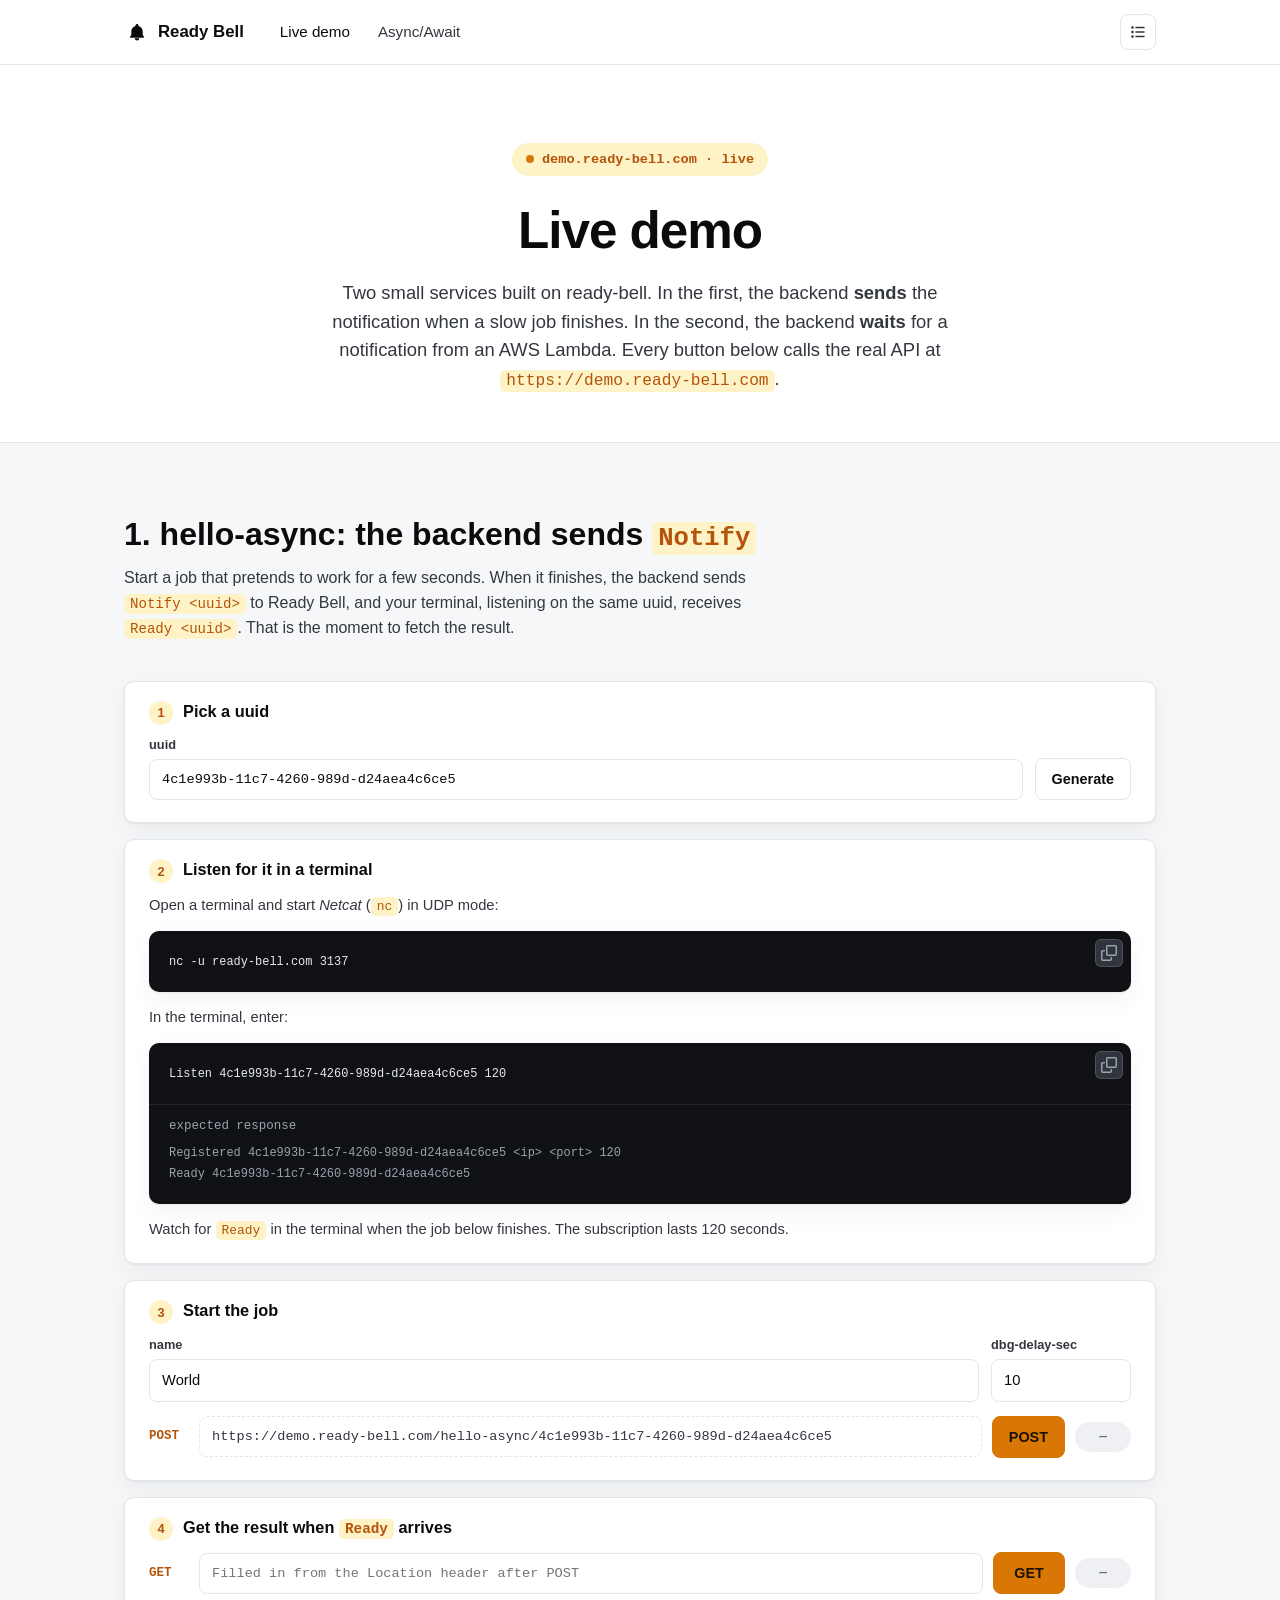
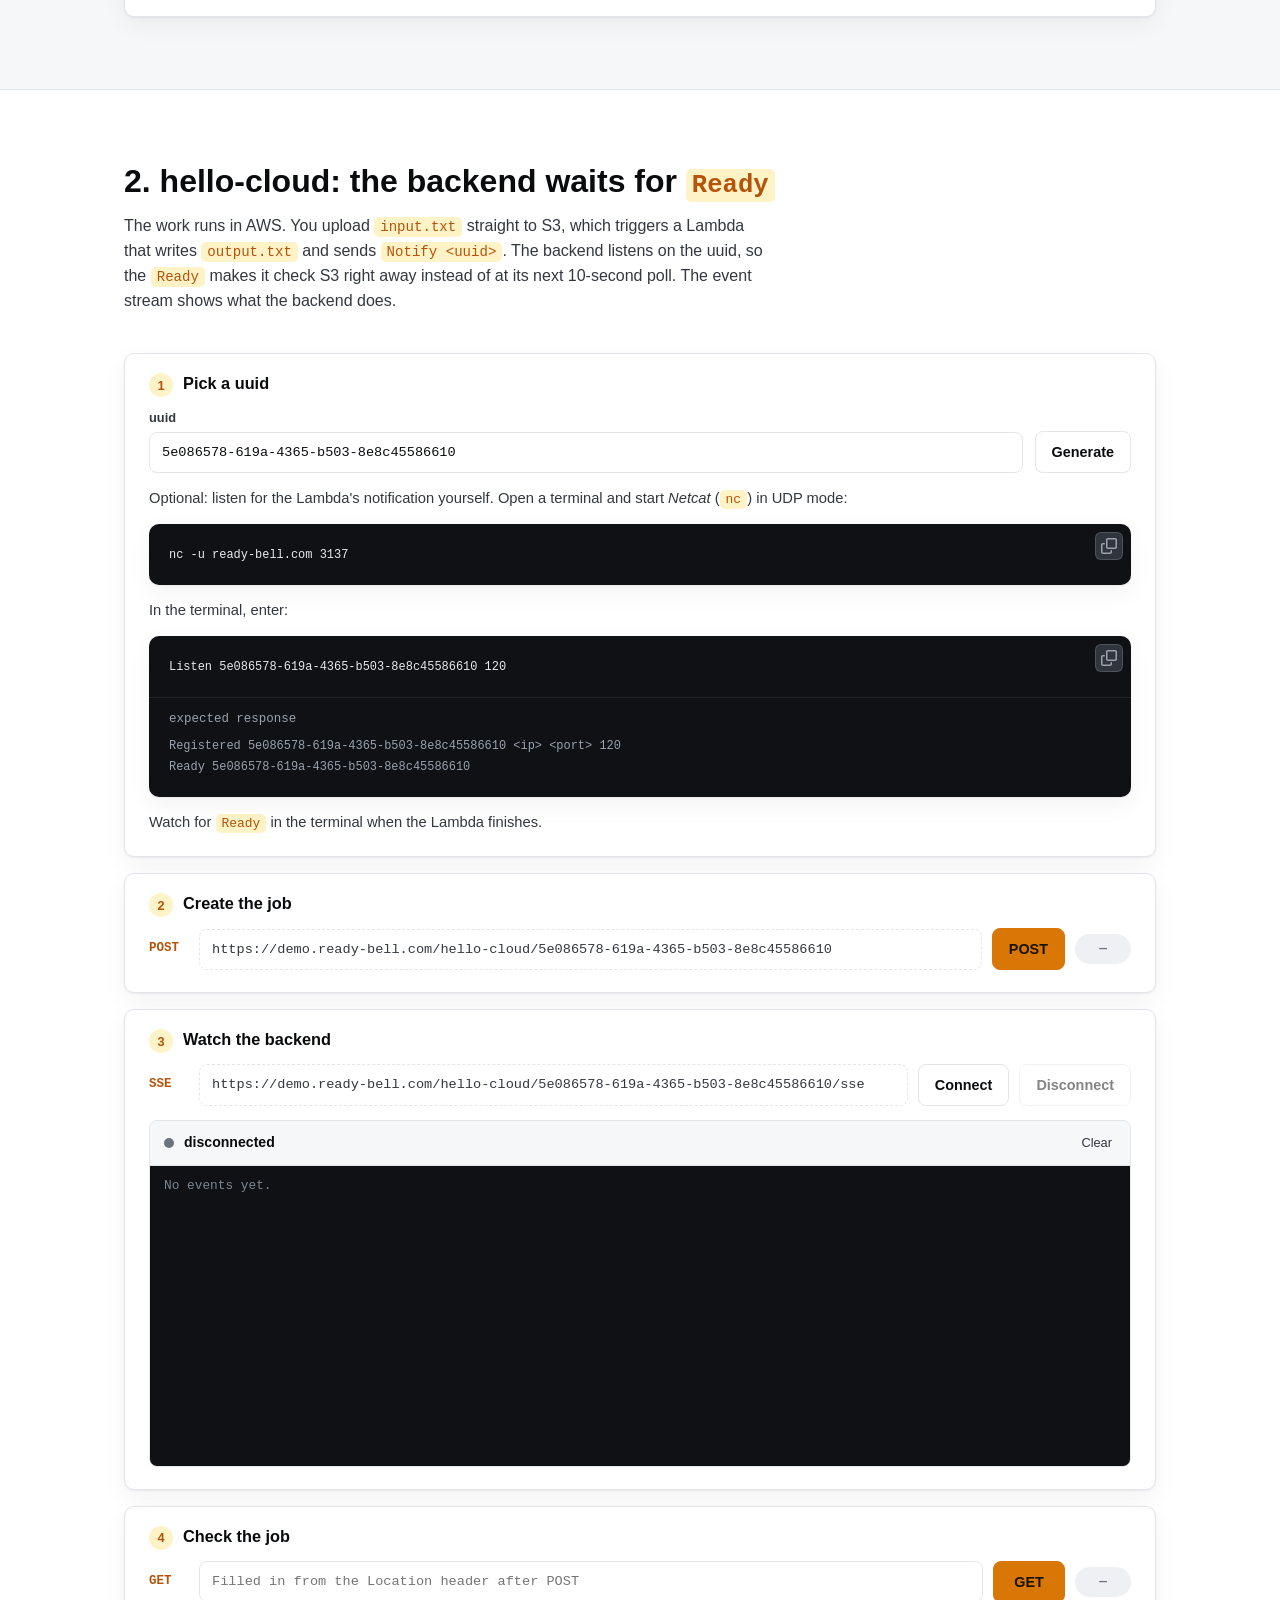
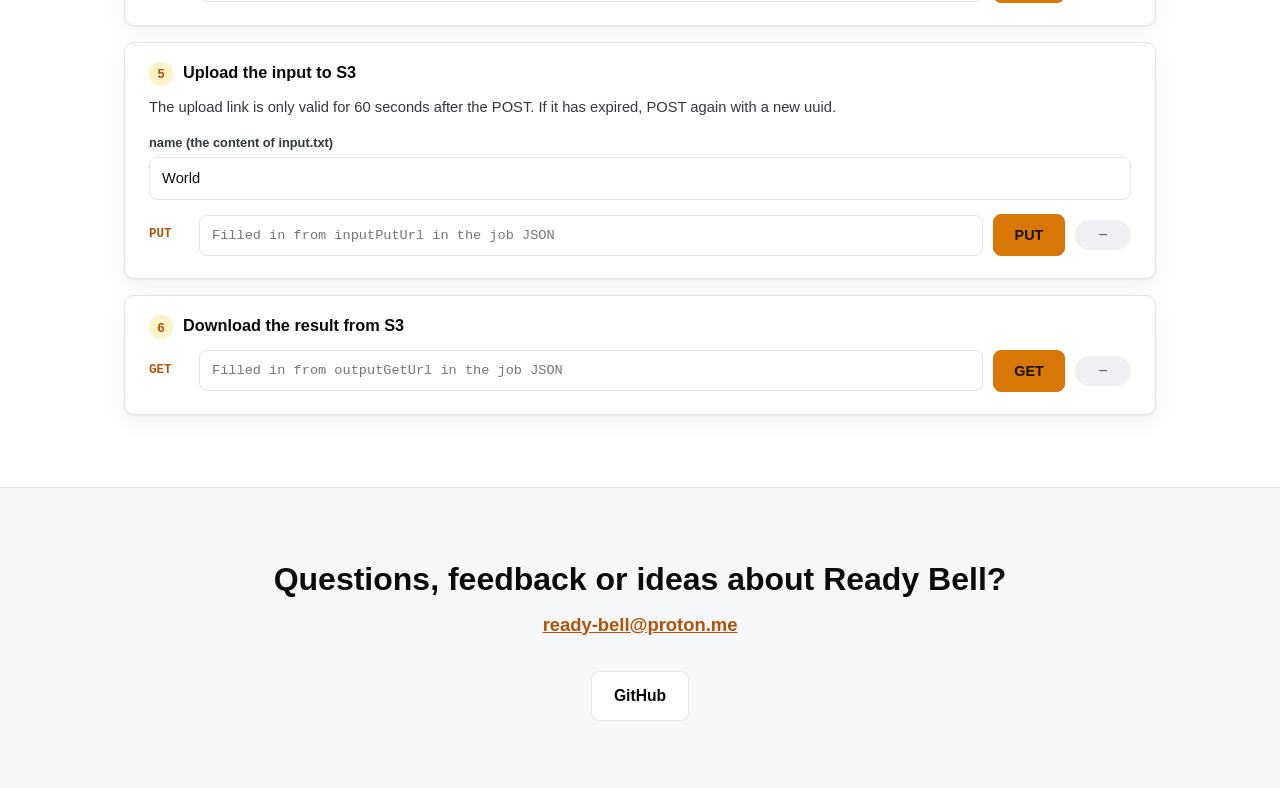
<file: public/demo.html>
<!doctype html>
<html lang="en">
<head>
  <meta charset="utf-8" />
  <meta name="viewport" content="width=device-width, initial-scale=1" />
  <title>Ready Bell — live demo</title>
  <meta name="description" content="Try Ready Bell in your browser: start a slow job, wait for its Ready notification with nc, and watch a cloud job report back through Ready Bell over Server-Sent Events." />
  <link rel="canonical" href="https://www.ready-bell.com/demo.html" />
  <link rel="icon" href="favicon.svg" type="image/svg+xml" />
  <link rel="stylesheet" href="css/styles.css" />
  <link rel="stylesheet" href="css/demo.css" />
</head>
<body>
  <header class="site-header">
    <div class="container header-inner">
      <div class="header-start">
        <a class="brand" href="/">
          <svg viewBox="0 0 32 32" fill="none" aria-hidden="true">
            <path d="M16 6c-1 0-1.8.8-1.8 1.8v.7c-3 .7-5.2 3.4-5.2 6.6v4.4l-1.6 2.4c-.3.5.03 1.1.6 1.1h16c.57 0 .9-.6.6-1.1L23 19.5v-4.4c0-3.2-2.2-5.9-5.2-6.6v-.7C17.8 6.8 17 6 16 6z" fill="currentColor" />
            <path d="M13.2 23.6a2.8 2.8 0 0 0 5.6 0z" fill="currentColor" />
          </svg>
          Ready Bell
        </a>
        <nav class="site-nav">
          <a href="demo.html" aria-current="page">Live demo</a>
          <a href="demo-await-js.html">Async/Await</a>
        </nav>
      </div>
      <div class="header-end">
        <div class="toc">
          <button class="toc-toggle" type="button" aria-label="Table of contents" title="Table of contents" aria-expanded="false" aria-controls="toc-menu" hidden>
            <svg viewBox="0 0 16 16" fill="none" stroke="currentColor" stroke-width="1.5" stroke-linecap="round" aria-hidden="true">
              <path d="M6 3.5h8M6 8h8M6 12.5h8" />
              <circle cx="2.5" cy="3.5" r=".6" fill="currentColor" />
              <circle cx="2.5" cy="8" r=".6" fill="currentColor" />
              <circle cx="2.5" cy="12.5" r=".6" fill="currentColor" />
            </svg>
          </button>
          <nav class="toc-menu" id="toc-menu" aria-label="Table of contents" hidden></nav>
        </div>
        <button class="nav-toggle" aria-label="Toggle navigation" aria-expanded="false">
          <span></span>
        </button>
      </div>
    </div>
  </header>

  <main>
    <section class="hero hero-compact" id="top">
      <div class="container">
        <p class="pill">demo.ready-bell.com · live</p>
        <h1>Live demo</h1>
        <p class="lead">
          Two small services built on ready-bell. In the first, the backend
          <strong>sends</strong> the notification when a slow job finishes. In the second, the backend
          <strong>waits</strong> for a notification from an AWS Lambda. Every button below calls
          the real API at <code>https://demo.ready-bell.com</code>.
        </p>
      </div>
    </section>

    <!-- ============================ hello-async ============================ -->
    <section id="hello-async" class="section section-alt">
      <div class="container">
        <h2>1. hello-async: the backend sends <code>Notify</code></h2>
        <p class="section-intro">
          Start a job that pretends to work for a few seconds. When it finishes, the backend sends
          <code>Notify &lt;uuid&gt;</code> to Ready Bell, and your terminal, listening on the same
          uuid, receives <code>Ready &lt;uuid&gt;</code>. That is the moment to fetch the result.
        </p>

        <ol class="steps">
          <li class="step">
            <h3>Pick a uuid</h3>
            <div class="row">
              <label class="field field-grow">
                <span>uuid</span>
                <input id="a-uuid" class="mono" type="text" spellcheck="false" autocomplete="off" />
              </label>
              <button id="a-uuid-gen" class="btn" type="button">Generate</button>
            </div>
          </li>

          <li class="step">
            <h3>Listen for it in a terminal</h3>
            <p class="hint">Open a terminal and start <i>Netcat</i> (<code>nc</code>) in UDP mode:</p>
            <div class="code-block">
              <button class="copy-btn" type="button" title="Copy to clipboard" aria-label="Copy to clipboard"></button>
              <pre><code>nc -u ready-bell.com 3137</code></pre>
            </div>
            <p class="hint">In the terminal, enter:</p>
            <div class="code-block">
              <button class="copy-btn" type="button" title="Copy to clipboard" aria-label="Copy to clipboard"></button>
              <pre><code id="a-listen"></code></pre>
              <pre class="response"><span class="response-label">expected response</span><code id="a-response"></code></pre>
            </div>
            <p class="hint">
              Watch for <code>Ready</code> in the terminal when the job below finishes.
              The subscription lasts 120 seconds.
            </p>
          </li>

          <li class="step">
            <h3>Start the job</h3>
            <div class="row">
              <label class="field field-grow">
                <span>name</span>
                <input id="a-name" type="text" value="World" autocomplete="off" />
              </label>
              <label class="field field-narrow">
                <span>dbg-delay-sec</span>
                <input id="a-delay" type="number" min="0" max="600" value="10" />
              </label>
            </div>
            <div class="request">
              <span class="method">POST</span>
              <output id="a-post-url" class="url mono"></output>
              <button id="a-post" class="btn btn-primary" type="button">POST</button>
              <span class="status" aria-live="polite">—</span>
            </div>
            <dl class="summary" id="a-post-summary" hidden>
              <dt>status</dt><dd><span id="a-post-job-status" class="job-status"></span></dd>
              <dt>Location</dt><dd id="a-post-location" class="mono"></dd>
              <dt>greeting</dt><dd id="a-post-greeting"></dd>
            </dl>
            <pre class="json" hidden></pre>
          </li>

          <li class="step">
            <h3>Get the result when <code>Ready</code> arrives</h3>
            <div class="request">
              <span class="method">GET</span>
              <input id="a-get-url" class="url mono" type="text" spellcheck="false" placeholder="Filled in from the Location header after POST" />
              <button id="a-get" class="btn btn-primary" type="button">GET</button>
              <span class="status" aria-live="polite">—</span>
            </div>
            <dl class="summary" id="a-get-summary" hidden>
              <dt>status</dt><dd><span id="a-get-job-status" class="job-status"></span></dd>
              <dt>greeting</dt><dd id="a-get-greeting"></dd>
            </dl>
            <pre class="json" hidden></pre>
          </li>
        </ol>
      </div>
    </section>

    <!-- ============================ hello-cloud ============================ -->
    <section id="hello-cloud" class="section">
      <div class="container">
        <h2>2. hello-cloud: the backend waits for <code>Ready</code></h2>
        <p class="section-intro">
          The work runs in AWS. You upload <code>input.txt</code> straight to S3, which triggers a
          Lambda that writes <code>output.txt</code> and sends <code>Notify &lt;uuid&gt;</code>.
          The backend listens on the uuid, so the <code>Ready</code> makes it check S3 right away
          instead of at its next 10-second poll. The event stream shows what the backend does.
        </p>

        <ol class="steps">
          <li class="step">
            <h3>Pick a uuid</h3>
            <div class="row">
              <label class="field field-grow">
                <span>uuid</span>
                <input id="c-uuid" class="mono" type="text" spellcheck="false" autocomplete="off" />
              </label>
              <button id="c-uuid-gen" class="btn" type="button">Generate</button>
            </div>
            <p class="hint">
              Optional: listen for the Lambda's notification yourself. Open a terminal and start
              <i>Netcat</i> (<code>nc</code>) in UDP mode:
            </p>
            <div class="code-block">
              <button class="copy-btn" type="button" title="Copy to clipboard" aria-label="Copy to clipboard"></button>
              <pre><code>nc -u ready-bell.com 3137</code></pre>
            </div>
            <p class="hint">In the terminal, enter:</p>
            <div class="code-block">
              <button class="copy-btn" type="button" title="Copy to clipboard" aria-label="Copy to clipboard"></button>
              <pre><code id="c-listen"></code></pre>
              <pre class="response"><span class="response-label">expected response</span><code id="c-response"></code></pre>
            </div>
            <p class="hint">Watch for <code>Ready</code> in the terminal when the Lambda finishes.</p>
          </li>

          <li class="step">
            <h3>Create the job</h3>
            <div class="request">
              <span class="method">POST</span>
              <output id="c-post-url" class="url mono"></output>
              <button id="c-post" class="btn btn-primary" type="button">POST</button>
              <span class="status" aria-live="polite">—</span>
            </div>
            <dl class="summary" id="c-post-summary" hidden>
              <dt>Location</dt><dd id="c-post-location" class="mono"></dd>
            </dl>
            <pre class="json" hidden></pre>
          </li>

          <li class="step">
            <h3>Watch the backend</h3>
            <div class="request">
              <span class="method">SSE</span>
              <output id="c-sse-url" class="url mono"></output>
              <button id="c-sse-connect" class="btn" type="button">Connect</button>
              <button id="c-sse-disconnect" class="btn" type="button" disabled>Disconnect</button>
            </div>
            <div class="sse-panel">
              <div class="sse-head">
                <span id="c-sse-dot" class="dot" aria-hidden="true"></span>
                <span id="c-sse-state" class="sse-state">disconnected</span>
                <span id="c-sse-detail" class="sse-detail"></span>
                <button id="c-sse-clear" class="link-btn" type="button">Clear</button>
              </div>
              <ol id="c-sse-log" class="sse-log" aria-live="polite">
                <li class="sse-empty">No events yet.</li>
              </ol>
            </div>
          </li>

          <li class="step">
            <h3>Check the job</h3>
            <div class="request">
              <span class="method">GET</span>
              <input id="c-get-url" class="url mono" type="text" spellcheck="false" placeholder="Filled in from the Location header after POST" />
              <button id="c-get" class="btn btn-primary" type="button">GET</button>
              <span class="status" aria-live="polite">—</span>
            </div>
            <pre class="json" hidden></pre>
          </li>

          <li class="step">
            <h3>Upload the input to S3</h3>
            <p class="hint">
              The upload link is only valid for 60 seconds after the POST. If it has expired,
              POST again with a new uuid.
            </p>
            <div class="row">
              <label class="field field-grow">
                <span>name (the content of input.txt)</span>
                <input id="c-name" type="text" value="World" autocomplete="off" />
              </label>
            </div>
            <div class="request">
              <span class="method">PUT</span>
              <input id="c-put-url" class="url mono" type="text" spellcheck="false" placeholder="Filled in from inputPutUrl in the job JSON" />
              <button id="c-put" class="btn btn-primary" type="button">PUT</button>
              <span class="status" aria-live="polite">—</span>
            </div>
            <pre class="json" hidden></pre>
          </li>

          <li class="step">
            <h3>Download the result from S3</h3>
            <div class="request">
              <span class="method">GET</span>
              <input id="c-out-url" class="url mono" type="text" spellcheck="false" placeholder="Filled in from outputGetUrl in the job JSON" />
              <button id="c-out" class="btn btn-primary" type="button">GET</button>
              <span class="status" aria-live="polite">—</span>
            </div>
            <pre class="json" hidden></pre>
          </li>
        </ol>
      </div>
    </section>

    <section id="contact" class="section section-alt contact">
      <div class="container">
        <h2>Questions, feedback or ideas about Ready Bell?</h2>
        <p class="contact-email"><a href="mailto:ready-bell@proton.me">ready-bell@proton.me</a></p>
        <div class="hero-actions">
          <a class="button button-secondary" href="https://github.com/doer-lib/ready-bell-demo">GitHub</a>
        </div>
      </div>
    </section>
  </main>

  <script src="js/main.js" defer></script>
  <script src="js/demo.js" defer></script>
</body>
</html>
</file>
<file: public/css/styles.css>
:root {
  --bg: #ffffff;
  --bg-alt: #f6f7f9;
  --surface: #ffffff;
  --border: #e2e5ea;
  --text: #0a0b0d;
  --text-secondary: #33373f;
  --accent: #d97706;
  --accent-strong: #b45309;
  --accent-soft: #fef3c7;
  --accent-contrast: #1a1200;
  --code-bg: #0f1115;
  --code-text: #e8eaed;
  --status-idle: #9aa2ad;
  --status-ok: #16a34a;
  --status-err: #dc2626;
  --shadow: 0 1px 2px rgba(20, 22, 26, 0.06), 0 8px 24px rgba(20, 22, 26, 0.05);
  --radius: 10px;
  --max-width: 1080px;
  --font-mono: ui-monospace, SFMono-Regular, Menlo, Consolas, monospace;
  color-scheme: light;
}

@media (prefers-color-scheme: dark) {
  :root {
    --bg: #0b0d10;
    --bg-alt: #111418;
    --surface: #14171c;
    --border: #262b33;
    --text: #fbfbfc;
    --text-secondary: #d3d7dd;
    --accent: #f5a524;
    --accent-strong: #ffb84d;
    --accent-soft: rgba(245, 165, 36, 0.14);
    --accent-contrast: #1a1200;
    --code-bg: #0b0d10;
    --code-text: #e8eaed;
    --status-idle: #6b7280;
    --status-ok: #22c55e;
    --status-err: #f87171;
    --shadow: 0 1px 2px rgba(0, 0, 0, 0.3), 0 8px 24px rgba(0, 0, 0, 0.35);
    color-scheme: dark;
  }
}

* {
  box-sizing: border-box;
}

[hidden] {
  display: none !important;
}

html {
  scroll-behavior: smooth;
}

body {
  margin: 0;
  background: var(--bg);
  color: var(--text);
  font-family: -apple-system, BlinkMacSystemFont, "Segoe UI", Roboto, Helvetica, Arial, sans-serif;
  line-height: 1.55;
  -webkit-font-smoothing: antialiased;
}

h1, h2, h3 {
  line-height: 1.2;
  font-weight: 700;
}

section[id] {
  scroll-margin-top: 84px;
}

a {
  color: var(--accent-strong);
}

.container {
  max-width: var(--max-width);
  margin: 0 auto;
  padding: 0 24px;
}

/* Header */

.site-header {
  position: sticky;
  top: 0;
  z-index: 20;
  background: color-mix(in srgb, var(--bg) 88%, transparent);
  backdrop-filter: blur(8px);
  border-bottom: 1px solid var(--border);
}

.header-inner {
  display: flex;
  align-items: center;
  justify-content: space-between;
  height: 64px;
}

.brand {
  display: flex;
  align-items: center;
  gap: 8px;
  font-weight: 700;
  font-size: 1.05rem;
  color: var(--text);
  text-decoration: none;
}

.brand svg {
  width: 26px;
  height: 26px;
  flex-shrink: 0;
}

.header-start,
.header-end {
  display: flex;
  align-items: center;
}

.header-start {
  gap: 36px;
}

.header-end {
  gap: 8px;
}

.site-nav {
  display: flex;
  gap: 28px;
}

.site-nav a {
  color: var(--text-secondary);
  text-decoration: none;
  font-size: 0.95rem;
  font-weight: 500;
}

.site-nav a:hover,
.site-nav a[aria-current="page"] {
  color: var(--text);
}

/* Table of contents: a dropdown of the page's sections, filled by js/main.js */

.toc {
  position: relative;
}

.toc-toggle {
  display: flex;
  align-items: center;
  justify-content: center;
  width: 36px;
  height: 36px;
  padding: 0;
  border: 1px solid var(--border);
  border-radius: 8px;
  background: var(--surface);
  color: var(--text-secondary);
  cursor: pointer;
}

.toc-toggle:hover,
.toc-toggle[aria-expanded="true"] {
  color: var(--text);
  border-color: var(--status-idle);
}

.toc-toggle svg {
  width: 16px;
  height: 16px;
}

.toc-menu {
  position: absolute;
  top: calc(100% + 8px);
  right: 0;
  width: 320px;
  max-height: calc(100vh - 96px);
  overflow-y: auto;
  padding: 8px;
  background: var(--surface);
  border: 1px solid var(--border);
  border-radius: var(--radius);
  box-shadow: var(--shadow);
}

.toc-menu ul {
  list-style: none;
  margin: 0;
  padding: 0;
}

.toc-menu a {
  display: block;
  padding: 6px 10px;
  border-radius: 6px;
  color: var(--text);
  font-size: 0.9rem;
  line-height: 1.35;
  text-decoration: none;
}

.toc-menu .toc-h1 {
  font-weight: 600;
}

.toc-menu .toc-h2 {
  padding-left: 22px;
}

.toc-menu a:hover,
.toc-menu a:focus-visible {
  background: var(--accent-soft);
}

.nav-toggle {
  display: none;
  width: 36px;
  height: 36px;
  border: 1px solid var(--border);
  border-radius: 8px;
  background: var(--surface);
  cursor: pointer;
  position: relative;
}

.nav-toggle span,
.nav-toggle span::before,
.nav-toggle span::after {
  content: "";
  position: absolute;
  left: 8px;
  right: 8px;
  height: 2px;
  background: var(--text);
  transition: transform 0.2s ease, opacity 0.2s ease;
}

.nav-toggle span {
  top: 17px;
}

/* Positioned against the span, so they span its full width */
.nav-toggle span::before,
.nav-toggle span::after {
  left: 0;
  right: 0;
}

.nav-toggle span::before {
  top: -6px;
}

.nav-toggle span::after {
  top: 6px;
}

.site-header.nav-open .nav-toggle span {
  background: transparent;
}

.site-header.nav-open .nav-toggle span::before {
  transform: translateY(6px) rotate(45deg);
}

.site-header.nav-open .nav-toggle span::after {
  transform: translateY(-6px) rotate(-45deg);
}

/* Hero */

.hero {
  padding: 88px 0 64px;
  text-align: center;
}

.pill {
  display: inline-flex;
  align-items: center;
  gap: 8px;
  padding: 6px 14px;
  border-radius: 999px;
  background: var(--accent-soft);
  color: var(--accent-strong);
  font-size: 0.85rem;
  font-weight: 600;
  font-family: var(--font-mono);
  margin-bottom: 24px;
}

.pill::before {
  content: "";
  width: 8px;
  height: 8px;
  border-radius: 50%;
  background: var(--accent);
}

.hero h1 {
  font-size: clamp(2rem, 4.5vw, 3.2rem);
  margin: 0 0 18px;
  letter-spacing: -0.02em;
}

.hero .lead {
  max-width: 620px;
  margin: 0 auto;
  color: var(--text-secondary);
  font-size: 1.15rem;
}

.hero-actions {
  margin-top: 32px;
  display: flex;
  justify-content: center;
  gap: 14px;
}

.button {
  display: inline-flex;
  align-items: center;
  gap: 8px;
  padding: 12px 22px;
  border-radius: 8px;
  font-weight: 600;
  font-size: 0.98rem;
  text-decoration: none;
  border: 1px solid transparent;
  cursor: pointer;
}

.button-primary {
  background: var(--accent);
  color: var(--accent-contrast);
}

.button-primary:hover {
  background: var(--accent-strong);
}

.button-secondary {
  background: var(--surface);
  color: var(--text);
  border-color: var(--border);
}

.button-secondary:hover {
  border-color: var(--accent);
}

.button-sm {
  padding: 7px 14px;
  font-size: 0.88rem;
}

.button-secondary[aria-pressed="true"] {
  background: var(--accent-soft);
  border-color: var(--accent);
  color: var(--accent-strong);
}

/* Sections */

.section {
  padding: 72px 0;
}

.section-alt {
  background: var(--bg-alt);
  border-top: 1px solid var(--border);
  border-bottom: 1px solid var(--border);
}

.section h2 {
  font-size: clamp(1.5rem, 3vw, 2rem);
  margin: 0 0 12px;
}

.section-intro {
  color: var(--text-secondary);
  max-width: 640px;
  margin: 0 0 40px;
}

.section-intro p {
  margin: 0 0 12px;
}

.section-intro ul {
  margin: 0 0 12px;
  padding-left: 20px;
}

.section-intro p:last-child {
  margin-bottom: 0;
}

/* Sequence diagram */

.diagram-wrap {
  background: var(--surface);
  border: 1px solid var(--border);
  border-radius: var(--radius);
  box-shadow: var(--shadow);
  padding: 24px;
}

.diagram-wrap svg {
  width: 100%;
  height: auto;
  display: block;
}

.lifeline {
  stroke: var(--border);
  stroke-width: 2;
  stroke-dasharray: 4 5;
}

.lifeline-label {
  fill: var(--text);
  font-weight: 700;
  font-size: 15px;
  font-family: inherit;
}

.msg-line {
  stroke: var(--accent-strong);
  stroke-width: 2;
  fill: none;
}

.msg-label {
  fill: var(--text-secondary);
  font-size: 12.5px;
  font-family: var(--font-mono);
}

.msg-arrowhead {
  fill: var(--accent-strong);
}

.activation {
  fill: var(--surface);
  stroke: var(--border);
  stroke-width: 1.5;
}

/* Protocol table */

.table-wrap {
  overflow-x: auto;
  border: 1px solid var(--border);
  border-radius: var(--radius);
  box-shadow: var(--shadow);
}

table {
  width: 100%;
  border-collapse: collapse;
  background: var(--surface);
  font-size: 0.92rem;
}

th, td {
  text-align: left;
  padding: 14px 16px;
  border-bottom: 1px solid var(--border);
  vertical-align: top;
}

thead th {
  background: var(--bg-alt);
  color: var(--text-secondary);
  font-size: 0.78rem;
  text-transform: uppercase;
  letter-spacing: 0.04em;
}

/* Meaning column */
th:nth-child(4), td:nth-child(4) {
  min-width: 280px;
}

tbody tr:last-child td {
  border-bottom: none;
}

code {
  font-family: var(--font-mono);
  background: var(--accent-soft);
  color: var(--accent-strong);
  padding: 2px 6px;
  border-radius: 5px;
  font-size: 0.88em;
}

.note {
  color: var(--text-secondary);
  margin-top: 20px;
  font-size: 0.95rem;
}

/* Tabs */

.tabs {
  display: flex;
  flex-wrap: wrap;
  gap: 8px;
  margin-bottom: 20px;
}

.tab {
  padding: 9px 16px;
  border-radius: 8px;
  border: 1px solid var(--border);
  background: var(--surface);
  color: var(--text-secondary);
  font-weight: 600;
  font-size: 0.9rem;
  cursor: pointer;
}

.tab[aria-selected="true"] {
  background: var(--accent);
  border-color: var(--accent);
  color: var(--accent-contrast);
}

.tab-panel p {
  color: var(--text-secondary);
}

.code-block {
  position: relative;
  border-radius: var(--radius);
  overflow: hidden;
  box-shadow: var(--shadow);
  margin: 0 0 16px;
}

.code-block pre {
  margin: 0;
  padding: 20px;
  background: var(--code-bg);
  color: var(--code-text);
  overflow-x: auto;
  font-size: 0.85rem;
}

pre code {
  background: none;
  color: inherit;
  padding: 0;
}

.code-block .copy-btn {
  position: absolute;
  top: 8px;
  right: 8px;
  z-index: 1;
  display: grid;
  place-items: center;
  width: 28px;
  height: 28px;
  padding: 0;
  border-radius: 6px;
  border: 1px solid rgba(255, 255, 255, 0.15);
  /* Opaque, so code scrolled underneath doesn't show through. */
  background: #2f343d;
  color: #9aa2ad;
  cursor: pointer;
}

/* Highlighted code has its own field inside pre: pin to that field's corner
   (pre padding 38px / 20px, plus the same 8px inset). */
.code-block:has(code.hljs) .copy-btn {
  top: 46px;
  right: 28px;
}

.code-block .copy-btn:hover {
  background: #3a404a;
  color: #e8eaed;
}

/* Octicons "copy" and "check" (16px), drawn in currentColor via a mask. */
.code-block .copy-btn::before {
  content: "";
  width: 16px;
  height: 16px;
  background: currentColor;
  -webkit-mask: url("data:image/svg+xml,%3Csvg xmlns='http://www.w3.org/2000/svg' viewBox='0 0 16 16'%3E%3Cpath d='M0 6.75C0 5.784.784 5 1.75 5h1.5a.75.75 0 0 1 0 1.5h-1.5a.25.25 0 0 0-.25.25v7.5c0 .138.112.25.25.25h7.5a.25.25 0 0 0 .25-.25v-1.5a.75.75 0 0 1 1.5 0v1.5A1.75 1.75 0 0 1 9.25 16h-7.5A1.75 1.75 0 0 1 0 14.25Z'/%3E%3Cpath d='M5 1.75C5 .784 5.784 0 6.75 0h7.5C15.216 0 16 .784 16 1.75v7.5A1.75 1.75 0 0 1 14.25 11h-7.5A1.75 1.75 0 0 1 5 9.25Zm1.75-.25a.25.25 0 0 0-.25.25v7.5c0 .138.112.25.25.25h7.5a.25.25 0 0 0 .25-.25v-7.5a.25.25 0 0 0-.25-.25Z'/%3E%3C/svg%3E") center / contain no-repeat;
  mask: url("data:image/svg+xml,%3Csvg xmlns='http://www.w3.org/2000/svg' viewBox='0 0 16 16'%3E%3Cpath d='M0 6.75C0 5.784.784 5 1.75 5h1.5a.75.75 0 0 1 0 1.5h-1.5a.25.25 0 0 0-.25.25v7.5c0 .138.112.25.25.25h7.5a.25.25 0 0 0 .25-.25v-1.5a.75.75 0 0 1 1.5 0v1.5A1.75 1.75 0 0 1 9.25 16h-7.5A1.75 1.75 0 0 1 0 14.25Z'/%3E%3Cpath d='M5 1.75C5 .784 5.784 0 6.75 0h7.5C15.216 0 16 .784 16 1.75v7.5A1.75 1.75 0 0 1 14.25 11h-7.5A1.75 1.75 0 0 1 5 9.25Zm1.75-.25a.25.25 0 0 0-.25.25v7.5c0 .138.112.25.25.25h7.5a.25.25 0 0 0 .25-.25v-7.5a.25.25 0 0 0-.25-.25Z'/%3E%3C/svg%3E") center / contain no-repeat;
}

.code-block .copy-btn.copied {
  color: #3fb950;
}

.code-block .copy-btn.copied::before {
  -webkit-mask-image: url("data:image/svg+xml,%3Csvg xmlns='http://www.w3.org/2000/svg' viewBox='0 0 16 16'%3E%3Cpath d='M13.78 4.22a.75.75 0 0 1 0 1.06l-7.25 7.25a.75.75 0 0 1-1.06 0L2.22 9.28a.751.751 0 0 1 .018-1.042.751.751 0 0 1 1.042-.018L6 10.94l6.72-6.72a.75.75 0 0 1 1.06 0Z'/%3E%3C/svg%3E");
  mask-image: url("data:image/svg+xml,%3Csvg xmlns='http://www.w3.org/2000/svg' viewBox='0 0 16 16'%3E%3Cpath d='M13.78 4.22a.75.75 0 0 1 0 1.06l-7.25 7.25a.75.75 0 0 1-1.06 0L2.22 9.28a.751.751 0 0 1 .018-1.042.751.751 0 0 1 1.042-.018L6 10.94l6.72-6.72a.75.75 0 0 1 1.06 0Z'/%3E%3C/svg%3E");
}

.code-block .file-label {
  position: absolute;
  top: 10px;
  left: 20px;
  font-size: 0.78rem;
  color: #9aa2ad;
  font-family: var(--font-mono);
}

.code-block .raw-link {
  position: absolute;
  top: 10px;
  right: 20px;
  font-size: 0.78rem;
  font-weight: 600;
  color: #9aa2ad;
  text-decoration: none;
}

.code-block .raw-link:hover {
  color: #e8eaed;
}

.code-block pre {
  padding-top: 38px;
}

.example-note {
  color: var(--text-secondary);
  font-size: 0.92rem;
  margin: -6px 0 18px;
}

.example-call {
  margin: 0 0 18px;
  border-radius: 8px;
  background: var(--code-bg);
  color: var(--code-text);
  font-size: 0.85rem;
  overflow-x: auto;
}

.example-call code {
  display: block;
  padding: 12px 16px;
}

.example-steps {
  color: var(--text-secondary);
  font-size: 0.92rem;
  margin: -6px 0 18px;
  padding-left: 20px;
}

.example-steps li {
  margin: 2px 0;
}

/* Try it */

.try-uuid {
  display: flex;
  align-items: center;
  gap: 10px;
  max-width: 720px;
  margin-bottom: 24px;
}

.try-uuid label {
  font-weight: 600;
  font-family: var(--font-mono);
  color: var(--text-secondary);
}

.try-uuid input {
  flex: 1;
  min-width: 0;
  padding: 8px 12px;
  border: 1px solid var(--border);
  border-radius: 8px;
  background: var(--surface);
  color: var(--text);
  font-family: var(--font-mono);
  font-size: 0.9rem;
}

.try-uuid input:focus {
  outline: 2px solid var(--accent);
  outline-offset: -1px;
}

.try-grid {
  display: grid;
  grid-template-columns: repeat(2, minmax(0, 1fr));
  gap: 24px;
  margin-bottom: 40px;
}

.term {
  display: flex;
  flex-direction: column;
  border-radius: var(--radius);
  overflow: hidden;
  box-shadow: var(--shadow);
  background: var(--code-bg);
  border: 1px solid var(--border);
}

.term-bar {
  display: flex;
  align-items: center;
  gap: 8px;
  padding: 10px 14px;
  border-bottom: 1px solid rgba(255, 255, 255, 0.08);
  font-family: var(--font-mono);
  font-size: 0.8rem;
  color: #9aa2ad;
}

.term-dot {
  width: 10px;
  height: 10px;
  border-radius: 50%;
  background: var(--status-idle);
}

.term[data-state="connecting"] .term-dot {
  animation: term-blink 1s ease-in-out infinite;
}

.term[data-state="connected"] .term-dot {
  background: var(--status-ok);
}

.term[data-state="error"] .term-dot {
  background: var(--status-err);
}

@keyframes term-blink {
  50% { opacity: 0.3; }
}

.term-status {
  margin-left: auto;
}

.term-log {
  margin: 0;
  padding: 14px;
  height: 200px;
  overflow: auto;
  color: var(--code-text);
  font-family: var(--font-mono);
  font-size: 0.82rem;
  white-space: pre-wrap;
  word-break: break-all;
}

.term-out {
  color: #fbbf24;
}

.term-ready {
  color: #4ade80;
  font-weight: 600;
}

.term-meta {
  color: #9aa2ad;
}

.term-err {
  color: #f87171;
}

.term-actions {
  display: flex;
  flex-wrap: wrap;
  gap: 8px;
  padding: 12px 14px;
  background: var(--surface);
  border-top: 1px solid var(--border);
}

.try-nc-title {
  font-size: 1.15rem;
  margin: 0 0 12px;
}

.try-steps {
  margin: 0;
  padding-left: 20px;
}

.try-steps li {
  margin: 0 0 12px;
}

.try-cmd {
  margin: 8px 0 0;
  font-family: var(--font-mono);
  font-size: 0.9rem;
  overflow-x: auto;
}

/* Contact */

.contact {
  text-align: center;
  border-bottom: none;
}

.contact-email {
  margin: 0;
  font-size: 1.15rem;
}

.contact-email a {
  color: var(--accent-strong);
  font-weight: 600;
}

/* Responsive */

@media (max-width: 760px) {
  .try-grid {
    grid-template-columns: 1fr;
  }

  .site-nav {
    position: absolute;
    top: 64px;
    left: 0;
    right: 0;
    flex-direction: column;
    background: var(--bg);
    border-bottom: 1px solid var(--border);
    padding: 16px 24px;
    gap: 16px;
    display: none;
  }

  .site-header.nav-open .site-nav {
    display: flex;
  }

  .nav-toggle {
    display: block;
  }

  /* Anchor the dropdown to the header so it spans the screen width */
  .toc {
    position: static;
  }

  .toc-menu {
    top: 72px;
    left: 16px;
    right: 16px;
    width: auto;
  }

  .hero {
    padding: 64px 0 48px;
  }

  /* Let the protocol table scroll edge-to-edge; the gutter shows only at the scroll ends */
  .table-wrap {
    margin: 0 -24px;
    padding: 0 24px;
    border: none;
    border-radius: 0;
    box-shadow: none;
  }

  table {
    border-collapse: separate;
    border-spacing: 0;
    border: 1px solid var(--border);
    border-radius: var(--radius);
  }

  thead th:first-child {
    border-top-left-radius: calc(var(--radius) - 1px);
  }

  thead th:last-child {
    border-top-right-radius: calc(var(--radius) - 1px);
  }
}

/* Marked lines in a code block (js/highlight-lines.js) */

.code-line {
  display: inline-block;
  min-width: 100%;
}

.code-line-marked {
  background: rgba(245, 165, 36, 0.16);
  box-shadow: inset 3px 0 0 var(--accent);
}
</file>
<file: public/css/demo.css>
/* Live demo page (demo.html). Builds on styles.css tokens. */

:root {
  --ok: #15803d;
  --ok-soft: #dcfce7;
  --warn: #b45309;
  --warn-soft: #fef3c7;
  --err: #b91c1c;
  --err-soft: #fee2e2;
  --idle: #6b7280;
  --idle-soft: #eef0f3;
  --input-bg: #ffffff;
}

@media (prefers-color-scheme: dark) {
  :root {
    --ok: #4ade80;
    --ok-soft: rgba(74, 222, 128, 0.14);
    --warn: #fbbf24;
    --warn-soft: rgba(251, 191, 36, 0.14);
    --err: #f87171;
    --err-soft: rgba(248, 113, 113, 0.14);
    --idle: #9ca3af;
    --idle-soft: rgba(156, 163, 175, 0.14);
    --input-bg: #0f1216;
  }
}

.mono {
  font-family: var(--font-mono);
  font-size: 0.85rem;
}

/* Status colors: an element with data-kind gets --k / --k-soft */

[data-kind="ok"] { --k: var(--ok); --k-soft: var(--ok-soft); }
[data-kind="warn"] { --k: var(--warn); --k-soft: var(--warn-soft); }
[data-kind="err"] { --k: var(--err); --k-soft: var(--err-soft); }

.hero-compact {
  padding: 64px 0 48px;
}

.section h2 code {
  font-size: 0.8em;
}

/* Steps */

.steps {
  list-style: none;
  margin: 0;
  padding: 0;
  counter-reset: step;
  display: grid;
  gap: 16px;
}

.step {
  counter-increment: step;
  background: var(--surface);
  border: 1px solid var(--border);
  border-radius: var(--radius);
  box-shadow: var(--shadow);
  padding: 20px 24px 22px;
  min-width: 0;
  display: grid;
  grid-template-columns: minmax(0, 1fr);
  gap: 14px;
}

.step > * {
  margin: 0;
}

.step h3 {
  font-size: 1.02rem;
  padding-left: 34px;
  position: relative;
}

.step h3::before {
  content: counter(step);
  position: absolute;
  left: 0;
  top: -1px;
  display: grid;
  place-items: center;
  width: 24px;
  height: 24px;
  border-radius: 50%;
  background: var(--accent-soft);
  color: var(--accent-strong);
  font-size: 0.8rem;
}

/* Terminal blocks have no file label; keep the copy button clear of the text */
.step .code-block pre:first-of-type {
  padding: 20px 48px 20px 20px;
}

/* Expected nc output under the line to enter */
.code-block pre.response {
  padding-top: 12px;
  border-top: 1px solid rgba(255, 255, 255, 0.08);
  color: #9aa2ad;
}

.response-label {
  display: block;
  margin-bottom: 6px;
  font-size: 0.78rem;
}

.hint {
  color: var(--text-secondary);
  font-size: 0.92rem;
}

/* Form controls */

.row {
  display: flex;
  flex-wrap: wrap;
  align-items: flex-end;
  gap: 12px;
}

.field {
  display: grid;
  gap: 4px;
  font-size: 0.8rem;
  font-weight: 600;
  color: var(--text-secondary);
  min-width: 0;
}

.field-grow {
  flex: 1 1 280px;
}

.field-narrow {
  flex: 0 1 140px;
}

/* :where() keeps specificity at zero so .mono can set the font */
:where(input[type="text"], input[type="number"]) {
  font: inherit;
  font-size: 0.92rem;
  font-weight: 400;
  color: var(--text);
  background: var(--input-bg);
  border: 1px solid var(--border);
  border-radius: 8px;
  padding: 9px 12px;
  width: 100%;
  min-width: 0;
}

input:focus-visible,
.btn:focus-visible,
.link-btn:focus-visible {
  outline: 2px solid var(--accent);
  outline-offset: 1px;
}

.btn {
  font: inherit;
  font-size: 0.9rem;
  font-weight: 600;
  padding: 9px 16px;
  border-radius: 8px;
  border: 1px solid var(--border);
  background: var(--surface);
  color: var(--text);
  cursor: pointer;
  white-space: nowrap;
}

.btn:hover:not(:disabled) {
  border-color: var(--accent);
}

.btn:disabled {
  opacity: 0.5;
  cursor: default;
}

.btn-primary {
  background: var(--accent);
  border-color: var(--accent);
  color: var(--accent-contrast);
  min-width: 72px;
}

.btn-primary:hover:not(:disabled) {
  background: var(--accent-strong);
  border-color: var(--accent-strong);
}

.link-btn {
  font: inherit;
  font-size: 0.8rem;
  background: none;
  border: none;
  color: var(--text-secondary);
  cursor: pointer;
  padding: 2px 4px;
  margin-left: auto;
}

.link-btn:hover {
  color: var(--text);
}

/* Request line: METHOD  url  [button]  status */

.request {
  display: flex;
  align-items: center;
  gap: 10px;
  flex-wrap: wrap;
}

.request .method {
  font-family: var(--font-mono);
  font-size: 0.78rem;
  font-weight: 700;
  color: var(--accent-strong);
  width: 40px;
  flex-shrink: 0;
}

.request .url {
  flex: 1 1 320px;
  min-width: 0;
}

.request output.url {
  color: var(--text-secondary);
  padding: 9px 12px;
  border: 1px dashed var(--border);
  border-radius: 8px;
  overflow-wrap: anywhere;
}

.status {
  display: inline-flex;
  align-items: center;
  justify-content: center;
  min-width: 56px;
  padding: 5px 10px;
  border-radius: 999px;
  font-family: var(--font-mono);
  font-size: 0.8rem;
  font-weight: 700;
  background: var(--k-soft, var(--idle-soft));
  color: var(--k, var(--idle));
  white-space: nowrap;
}

/* Responses */

.summary {
  display: grid;
  grid-template-columns: max-content minmax(0, 1fr);
  gap: 6px 16px;
  font-size: 0.9rem;
}

.summary dt {
  color: var(--text-secondary);
  font-weight: 600;
}

.summary dd {
  margin: 0;
  overflow-wrap: anywhere;
}

.job-status {
  font-family: var(--font-mono);
  font-size: 0.82rem;
  font-weight: 700;
  color: var(--k, inherit);
}

.json {
  padding: 14px 16px;
  background: var(--code-bg);
  color: var(--code-text);
  border-radius: 8px;
  font-family: var(--font-mono);
  font-size: 0.8rem;
  line-height: 1.5;
  white-space: pre-wrap;
  overflow-wrap: anywhere;
  max-height: 360px;
  overflow: auto;
}

.json .k { color: #f5c07a; }
.json .s { color: #a5d6a7; }
.json .n { color: #90caf9; }
.json .l { color: #ce93d8; }

/* SSE panel */

.sse-panel {
  border: 1px solid var(--border);
  border-radius: 8px;
  overflow: hidden;
}

.sse-head {
  display: flex;
  align-items: center;
  gap: 10px;
  padding: 10px 14px;
  background: var(--bg-alt);
  border-bottom: 1px solid var(--border);
  font-size: 0.88rem;
  flex-wrap: wrap;
}

.dot {
  width: 10px;
  height: 10px;
  border-radius: 50%;
  background: var(--idle);
  flex-shrink: 0;
}

.dot[data-kind] {
  background: var(--k);
  box-shadow: 0 0 0 4px var(--k-soft);
}

.sse-state {
  font-weight: 700;
}

.sse-detail {
  color: var(--k, var(--text-secondary));
  overflow-wrap: anywhere;
}

.sse-log {
  list-style: none;
  margin: 0;
  padding: 8px 0;
  height: 300px;
  overflow: auto;
  background: var(--code-bg);
  color: var(--code-text);
  font-family: var(--font-mono);
  font-size: 0.8rem;
}

.sse-log li {
  display: grid;
  grid-template-columns: 96px 80px minmax(0, 1fr);
  gap: 10px;
  padding: 2px 14px;
}

.sse-log .t { color: #7d8590; }
.sse-log .e { color: #f5c07a; font-weight: 700; }
.sse-log .d { overflow-wrap: anywhere; }
.sse-log .meta .e,
.sse-log .meta .d { color: #7d8590; font-weight: 400; }
.sse-log .ev-ready .e,
.sse-log .ev-ready .d { color: #a5d6a7; }
.sse-log .ev-error .e,
.sse-log .ev-error .d,
.sse-log .ev-timeout .e,
.sse-log .ev-timeout .d { color: #f28b82; }
.sse-log .sse-empty { display: block; color: #7d8590; }

@media (max-width: 760px) {
  .step {
    padding: 18px 16px 20px;
  }

  /* METHOD + url on the first line, buttons and status on the next */
  .request .url {
    flex-basis: calc(100% - 50px);
  }

  .sse-log li {
    grid-template-columns: 72px minmax(0, 1fr);
  }

  .sse-log li .d {
    grid-column: 1 / -1;
    padding-left: 12px;
  }
}
</file>
